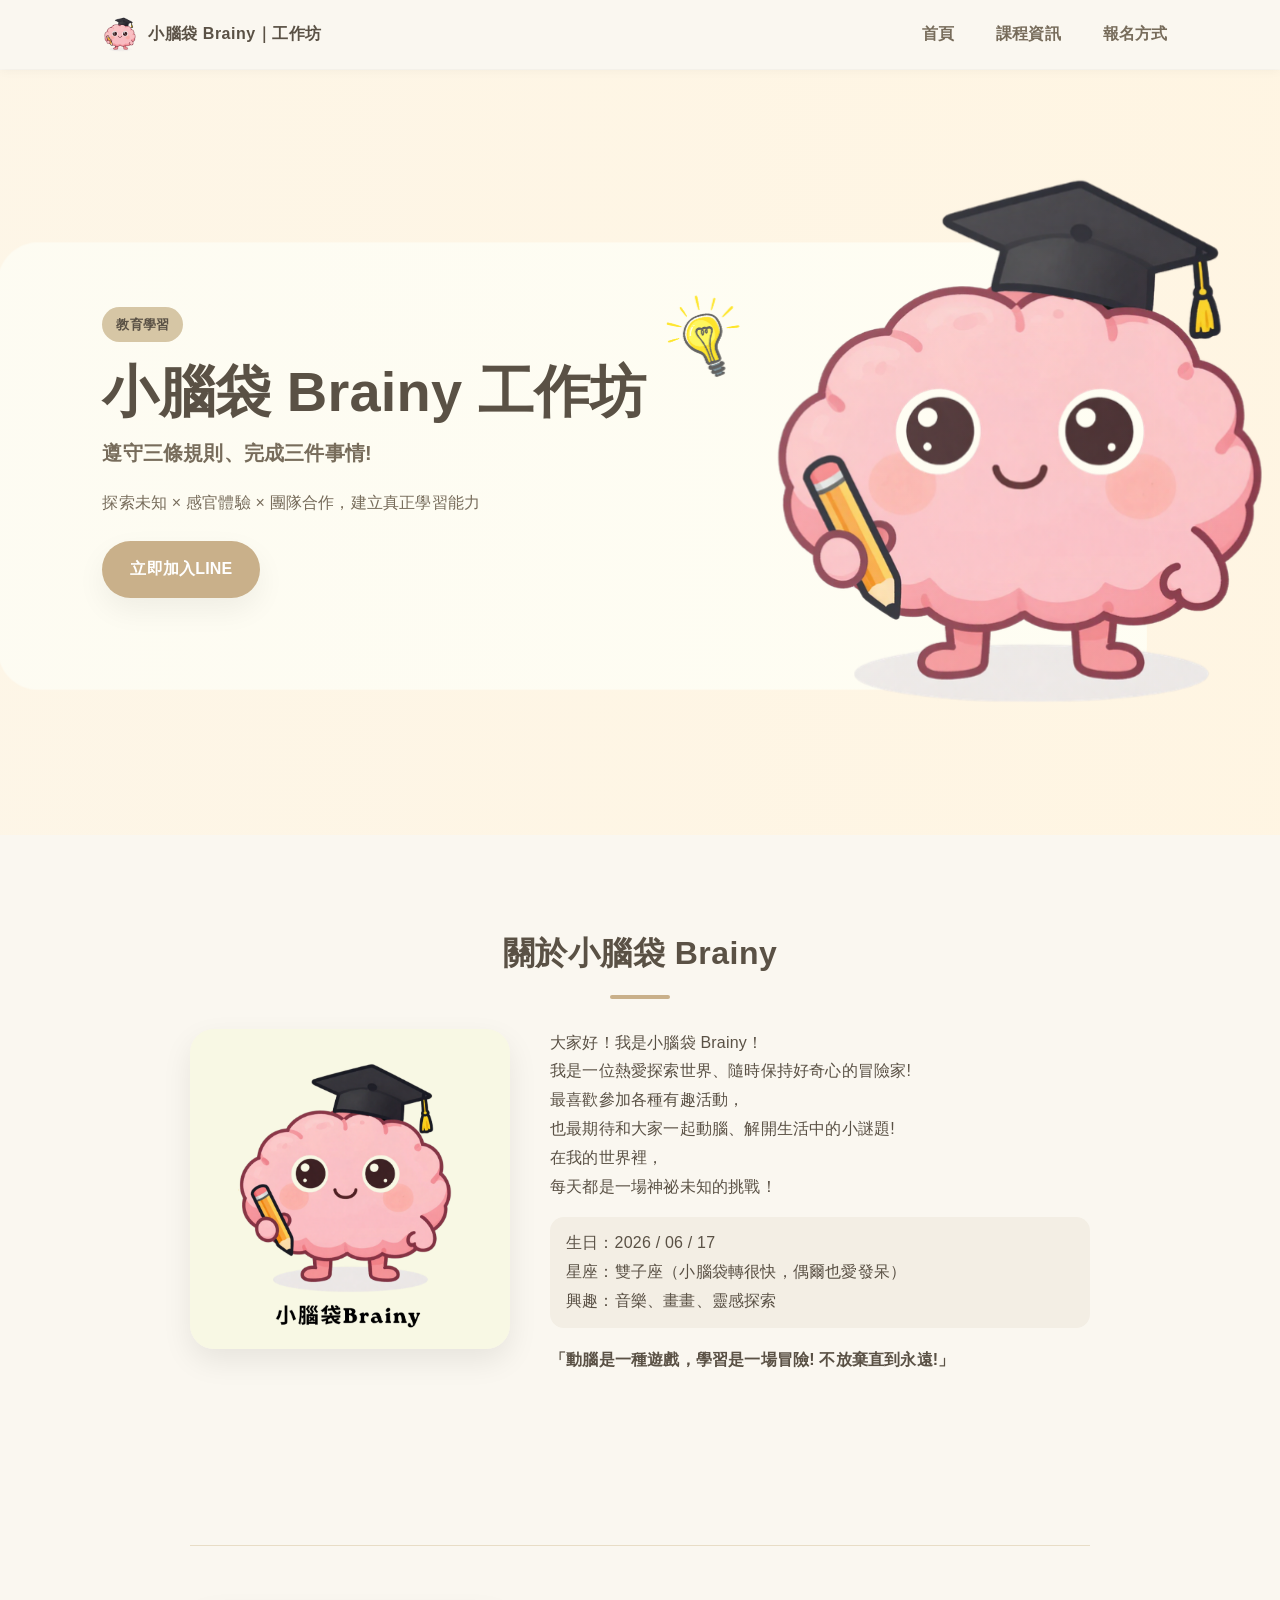
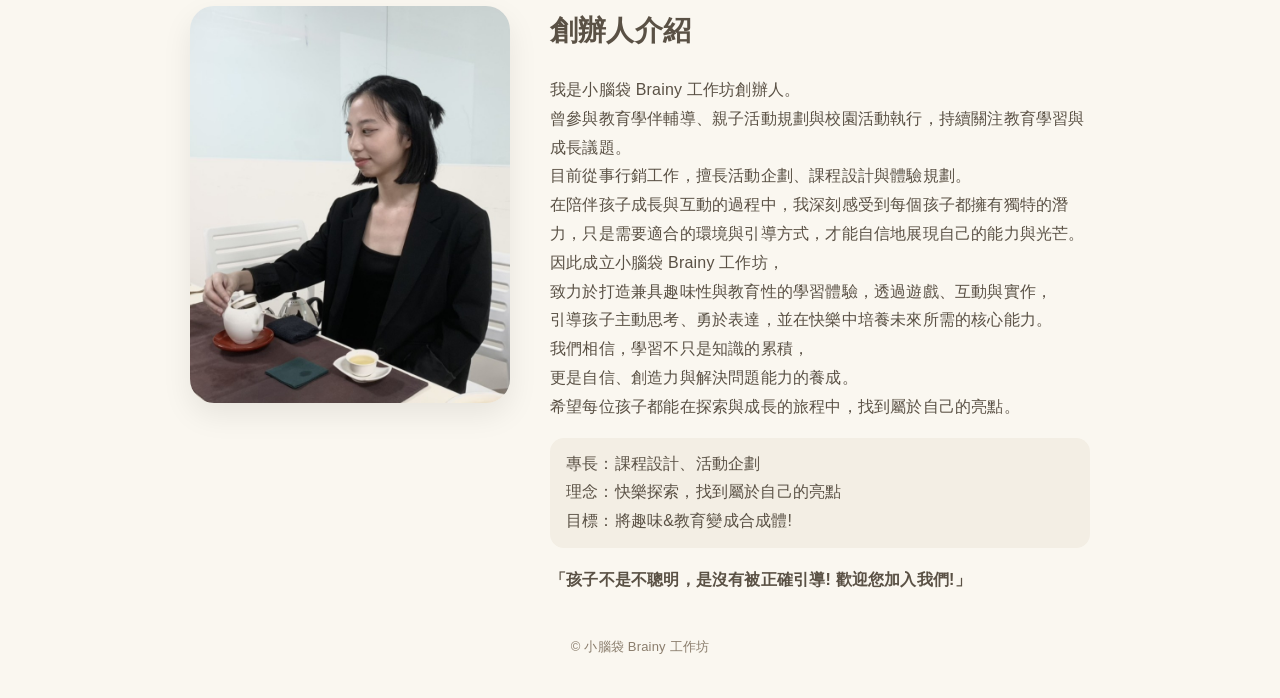
<file: index.html>
<!DOCTYPE html>
<html lang="zh-Hant">
<head>
<meta charset="UTF-8"/>
<meta name="viewport" content="width=device-width, initial-scale=1.0"/>
<title>小腦袋 Brainy｜工作坊</title>

<link rel="stylesheet" href="style.css">
<link rel="stylesheet" href="desktop.css">
<link rel="stylesheet" href="mobile.css">


</head>

<body>

<nav class="navbar">
  <div class="logo">
    <img src="logo1.png" alt="小腦袋 Logo">
    <span>小腦袋 Brainy｜工作坊</span>
  </div>



<div class="menu" id="menu">
    <a href="index.html">首頁</a>
    <a href="course.html">課程資訊</a>
    <a href="register.html">報名方式</a>
  </div>
</nav>

<header class="hero">
  <div class="hero-box">
    <span class="hero-tag">教育學習</span>
    <h1>小腦袋 Brainy 工作坊</h1>
    <h2>遵守三條規則、完成三件事情!</h2>
    <p>探索未知 × 感官體驗 × 團隊合作，建立真正學習能力</p>
    <a class="btn" href="https://lin.ee/Qtwddv6">立即加入LINE</a>
  </div>
</header>

<section class="section profile">

  <h2>關於小腦袋 Brainy</h2>

  <div class="profile-card">

    <!-- 左側圖片 -->
    <div class="profile-img">
      <img src="主角.png" alt="小腦袋 Brainy">
    </div>

    <!-- 右側內容 -->
    <div class="profile-info">

      <p>大家好！我是小腦袋 Brainy！</p>
      <p>我是一位熱愛探索世界、隨時保持好奇心的冒險家!</p>
      <p>最喜歡參加各種有趣活動，</p>
      <p>也最期待和大家一起動腦、解開生活中的小謎題!</p>
      <p>  </p>
      <p>在我的世界裡，</p>
      <p>每天都是一場神祕未知的挑戰！</p>

      <div class="profile-meta">
        <p>生日：2026 / 06 / 17</p>
        <p>星座：雙子座（小腦袋轉很快，偶爾也愛發呆）</p>
        <p>興趣：音樂、畫畫、靈感探索</p>
      </div>

      <p class="quote">「動腦是一種遊戲，學習是一場冒險! 不放棄直到永遠!」</p>

    </div>

  </div>

</section>
<!-- 創辦人介紹 -->
<div class="profile-card founder-card">

  <!-- 左側圖片 -->
  <div class="profile-img">
    <img src="founder.jpg" alt="創辦人">
  </div>

  <!-- 右側內容 -->
  <div class="profile-info">

    <h3>創辦人介紹</h3>

    <p>我是小腦袋 Brainy 工作坊創辦人。</p>
    <p>曾參與教育學伴輔導、親子活動規劃與校園活動執行，持續關注教育學習與成長議題。</p>
    <p>目前從事行銷工作，擅長活動企劃、課程設計與體驗規劃。</p>
    <p>在陪伴孩子成長與互動的過程中，我深刻感受到每個孩子都擁有獨特的潛力，只是需要適合的環境與引導方式，才能自信地展現自己的能力與光芒。</p>
    <p>因此成立小腦袋 Brainy 工作坊，</p>
    <p>致力於打造兼具趣味性與教育性的學習體驗，透過遊戲、互動與實作，</p>
      <p>引導孩子主動思考、勇於表達，並在快樂中培養未來所需的核心能力。</p>

<p>我們相信，學習不只是知識的累積，</p>
<p>更是自信、創造力與解決問題能力的養成。</p>
<p>希望每位孩子都能在探索與成長的旅程中，找到屬於自己的亮點。</p>

    <div class="profile-meta">
      <p>專長：課程設計、活動企劃</p>
      <p>理念：快樂探索，找到屬於自己的亮點</p>
      <p>目標：將趣味&教育變成合成體!</p>
    </div>

    <p class="quote">
      「孩子不是不聰明，是沒有被正確引導! 歡迎您加入我們!」
    </p>

  </div>

</div>

<footer>© 小腦袋 Brainy 工作坊</footer>
<script>
const toggle=document.getElementById("menuToggle");
const menu=document.getElementById("menu");

toggle.addEventListener("click",()=>{

menu.classList.toggle("show");

});
</script>
</body>
</html>
</file>
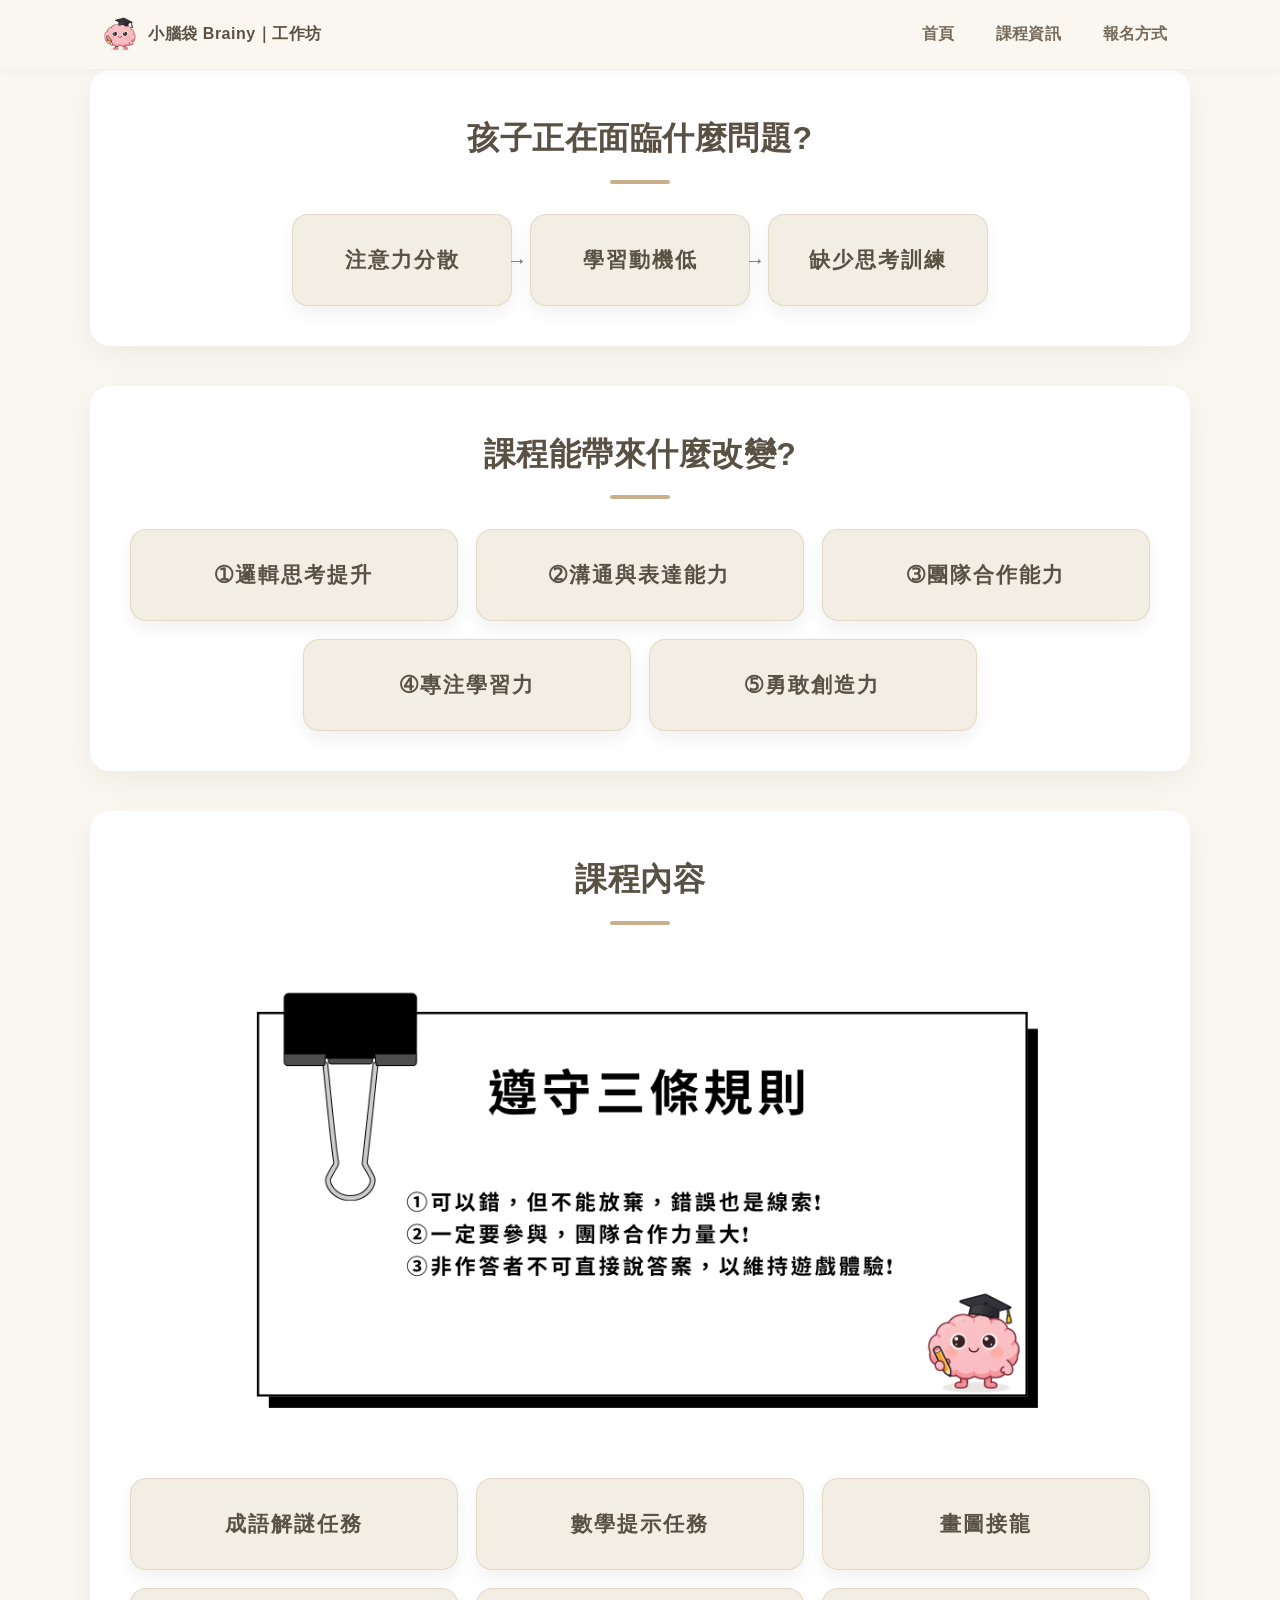
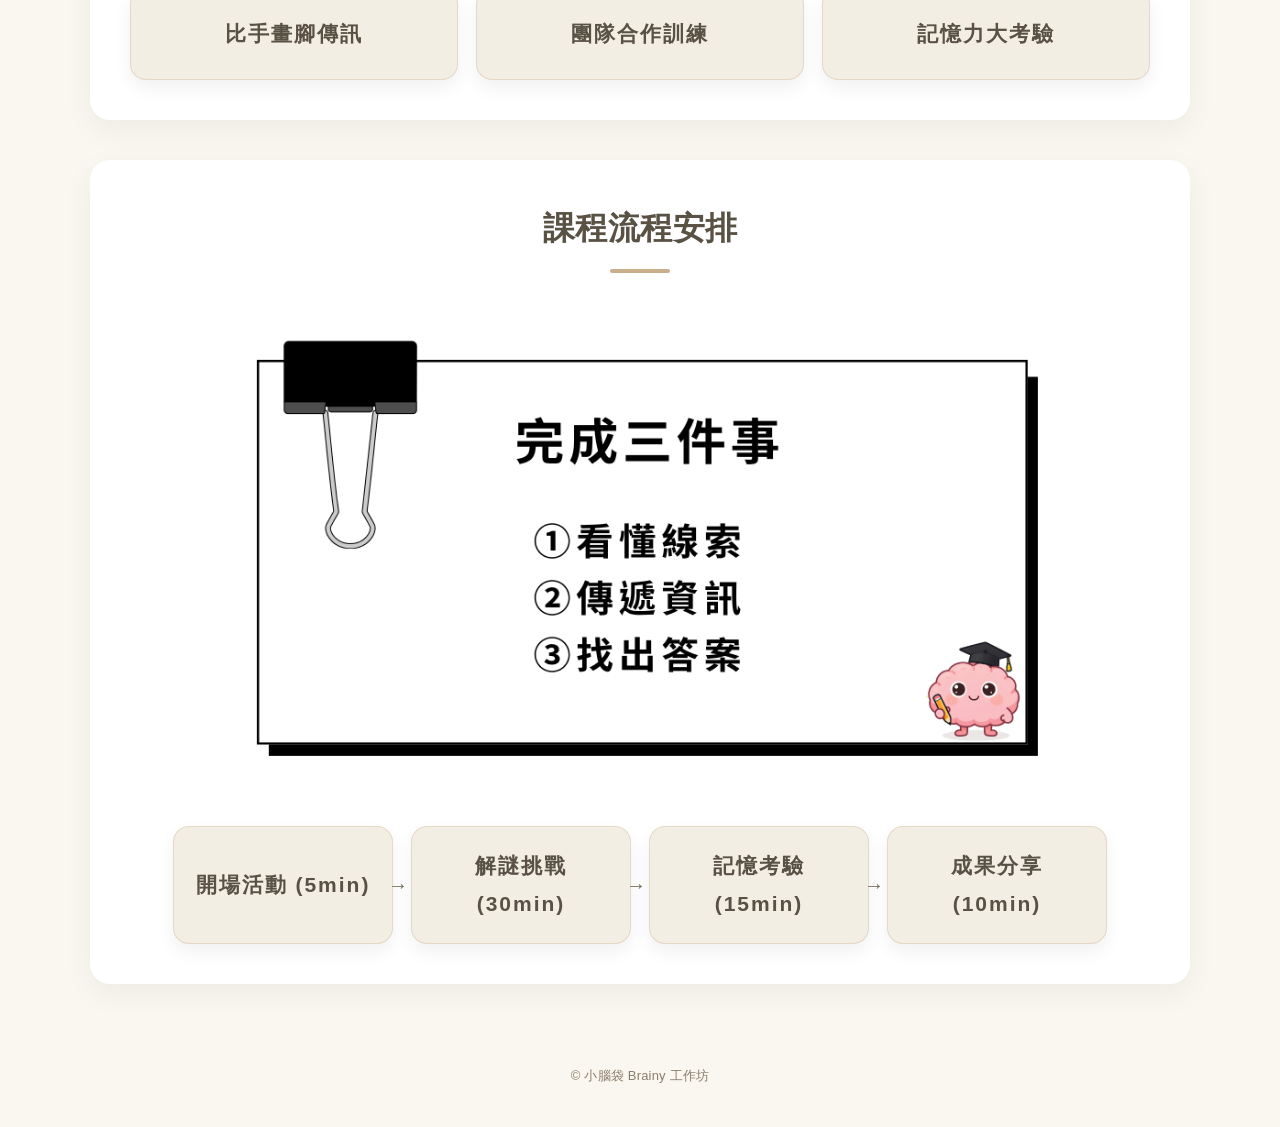
<file: course.html>
<!DOCTYPE html>
<html lang="zh-Hant">
<head>
<meta charset="UTF-8"/>
<meta name="viewport" content="width=device-width, initial-scale=1.0"/>
<title>小腦袋 Brainy｜工作坊</title>

<link rel="stylesheet" href="style.css">
<link rel="stylesheet" href="desktop.css">
<link rel="stylesheet" href="mobile.css">


</head>

<body>

<nav class="navbar">
  <div class="logo">
    <img src="logo1.png" alt="小腦袋 Logo">
    <span>小腦袋 Brainy｜工作坊</span>
  </div>



<div class="menu" id="menu">
    <a href="index.html">首頁</a>
    <a href="course.html">課程資訊</a>
    <a href="register.html">報名方式</a>
  </div>
</nav>

<style>
.hero{
  position: relative;
  height: 85vh;
  display: flex;
  align-items: center;
  justify-content: flex-start;
  padding: 0 8%;
  background: url("BBB.png") center/cover no-repeat;
  overflow: hidden;
}

.hero::before{
  content:"";
  position:absolute;
  inset:0;
  background:linear-gradient(
    90deg,
    rgba(250,247,240,.35),
    rgba(250,247,240,.05)
  );
  z-index:1;
}

.hero-box{
  position:relative;
  max-width:560px;
  z-index:2;
}
</style>
</head>

<body>



<section class="section section-block">
  <h2>孩子正在面臨什麼問題?</h2>
  <div class="flow">
    <div class="card">注意力分散</div>
    <div class="card">學習動機低</div>
    <div class="card">缺少思考訓練</div>
  </div>
</section>

<section class="section section-block">
  <h2>課程能帶來什麼改變?</h2>
  <div class="grid">
    <div class="card">➀邏輯思考提升</div>
    <div class="card">➁溝通與表達能力</div>
    <div class="card">➂團隊合作能力</div>
    <div class="card">➃專注學習力</div>
    <div class="card">➄勇敢創造力</div>

  </div>
</section>

<section class="section section-block">

  <h2>課程內容</h2>

  <div class="content-with-img">

   
<img src="課程3.png" class="section-img">
    <div class="grid">
      <div class="card">成語解謎任務</div>
      <div class="card">數學提示任務</div>
      <div class="card">畫圖接龍</div>
      <div class="card">比手畫腳傳訊</div>
      <div class="card">團隊合作訓練</div>
      <div class="card">記憶力大考驗</div>
    </div>
 
  </div>

</section>

<section class="section section-block">

  <h2>課程流程安排</h2>

  <div class="content-with-img">
<img src="課程2.png" class="section-img">
    
  <div class="flow">
    <div class="card"> 開場活動 (5min)</div>
    <div class="card"> 解謎挑戰(30min)</div>
    <div class="card"> 記憶考驗(15min)</div>
      <div class="card"> 成果分享(10min)</div>
 
  </div>

</section>
<footer>© 小腦袋 Brainy 工作坊</footer>
<script>
const toggle=document.getElementById("menuToggle");
const menu=document.getElementById("menu");

toggle.addEventListener("click",()=>{

menu.classList.toggle("show");

});
</script>
</body>
</html>
</file>
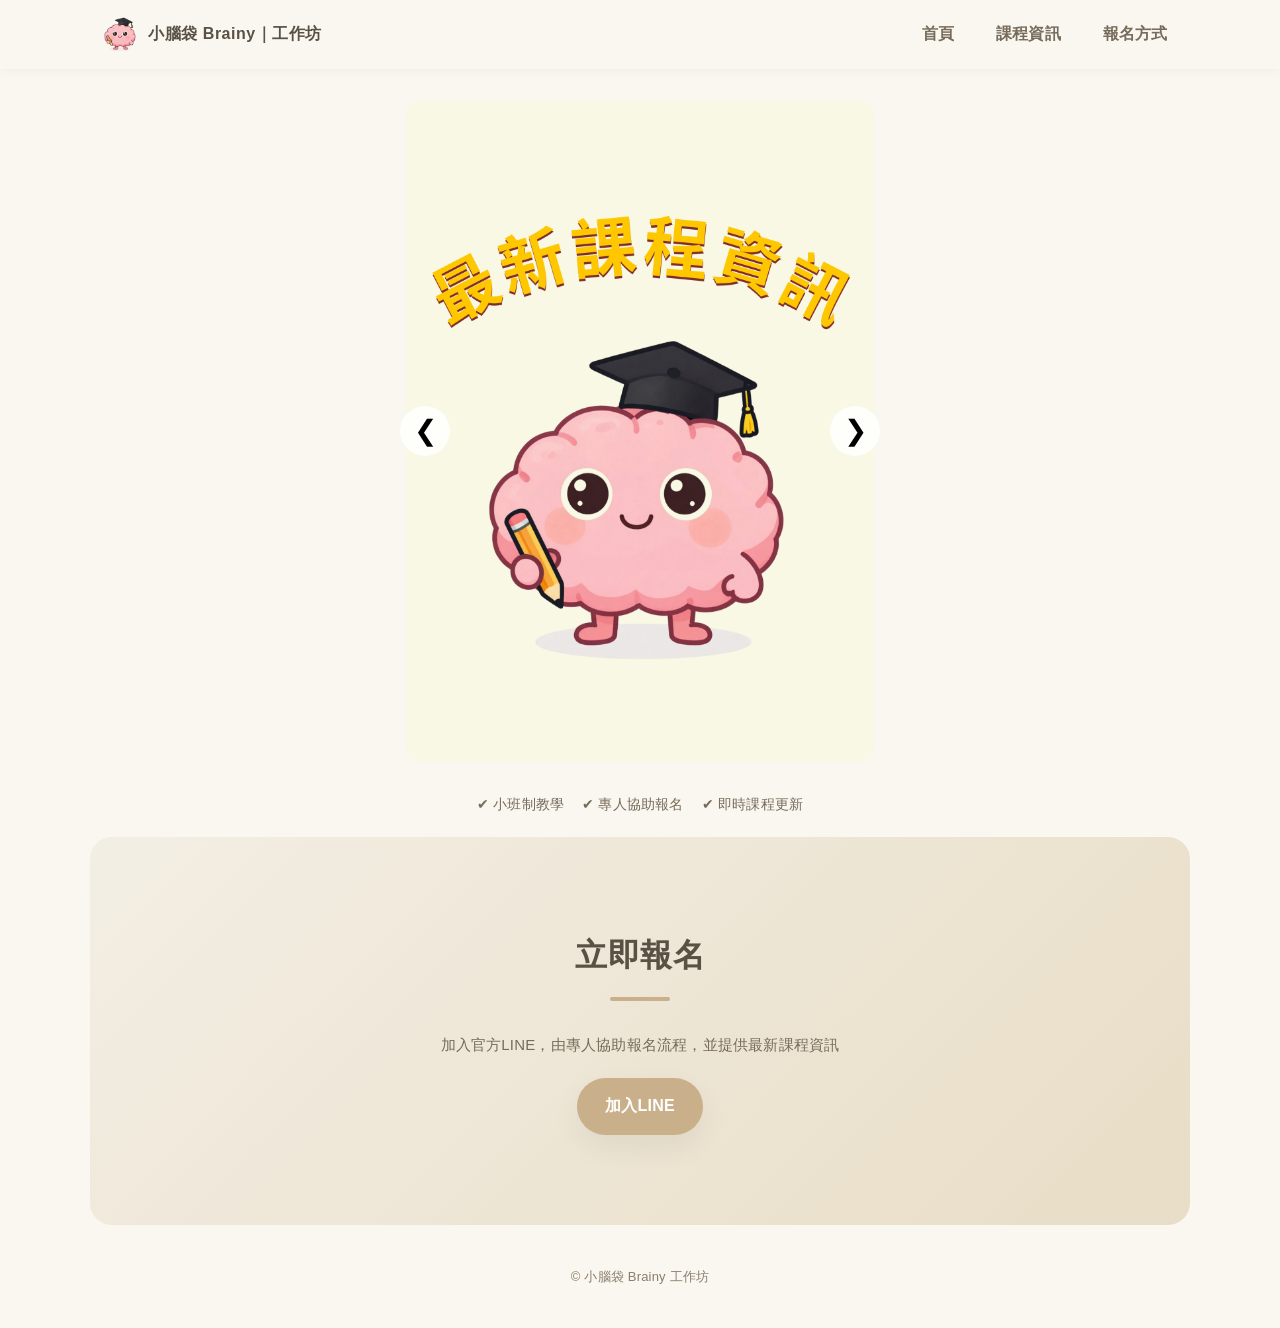
<file: register.html>
<!DOCTYPE html>
<html lang="zh-Hant">
<head>
<meta charset="UTF-8"/>
<meta name="viewport" content="width=device-width, initial-scale=1.0"/>
<title>小腦袋 Brainy｜工作坊</title>

<link rel="stylesheet" href="style.css">
<link rel="stylesheet" href="desktop.css">
<link rel="stylesheet" href="mobile.css">


</head>

<body>

<nav class="navbar">
  <div class="logo">
    <img src="logo1.png" alt="小腦袋 Logo">
    <span>小腦袋 Brainy｜工作坊</span>
  </div>



<div class="menu" id="menu">
    <a href="index.html">首頁</a>
    <a href="course.html">課程資訊</a>
    <a href="register.html">報名方式</a>
  </div>
</nav>

<style>
.hero{
  position: relative;
  height: 85vh;
  display: flex;
  align-items: center;
  justify-content: flex-start;
  padding: 0 8%;
  background: url("BBB.png") center/cover no-repeat;
  overflow: hidden;
}

.hero::before{
  content:"";
  position:absolute;
  inset:0;
  background:linear-gradient(
    90deg,
    rgba(250,247,240,.35),
    rgba(250,247,240,.05)
  );
  z-index:1;
}

.hero-box{
  position:relative;
  max-width:560px;
  z-index:2;
}
</style>
</head>

<body>




<div class="slider">

  <button class="arrow left" onclick="move(-1)">❮</button>

  <div class="slider-track" id="track">

    <div class="slide">
      <img src="圖片3.png" class="hero-img">
    </div>

    <div class="slide">
      <img src="圖片.png" class="hero-img">
    </div>

    <div class="slide">
      <img src="圖片2.png" class="hero-img">
    </div>

  </div>

  <button class="arrow right" onclick="move(1)">❯</button>

</div>

<!-- TRUST -->
<div class="trust-row">
  <div>✔ 小班制教學</div>
  <div>✔ 專人協助報名</div>
  <div>✔ 即時課程更新</div>
</div>

<!-- CTA -->
<section class="section cta">
  <h2>立即報名</h2>

  <p class="sub-text">
    加入官方LINE，由專人協助報名流程，並提供最新課程資訊
  </p>

  <a class="btn" href="https://lin.ee/Qtwddv6">加入LINE</a>
</section>

<script>
let index = 0;
const track = document.getElementById("track");
const total = document.querySelectorAll(".slide").length;

function move(dir){
  index += dir;

  if(index < 0) index = total - 1;
  if(index >= total) index = 0;

  track.style.transform =
    `translateX(-${index * 100}%)`;
}

setInterval(() => move(1), 5000);

document.addEventListener("keydown", e => {
  if(e.key === "ArrowRight") move(1);
  if(e.key === "ArrowLeft") move(-1);
});
</script>
<footer>© 小腦袋 Brainy 工作坊</footer>
<script>
const toggle=document.getElementById("menuToggle");
const menu=document.getElementById("menu");

toggle.addEventListener("click",()=>{

menu.classList.toggle("show");

});
</script>
</body>
</html>
</file>
<file: style.css>
:root{
  --bg:#FAF7F0;
  --soft:#F3EEE4;
  --text:#5A5145;
  --muted:#776C5B;

  --primary:#C9B08A;
  --primary-dark:#B99C71;
  --accent:#D6C6A5;

  --radius:18px;
  --shadow:0 12px 30px rgba(0,0,0,.06);
}

/* RESET */
*{
  margin:0;
  padding:0;
  box-sizing:border-box;
}

body{
  font-family:"Noto Sans TC", sans-serif;
  background:var(--bg);
  color:var(--text);
  line-height:1.8;

  font-size:16px;
  font-weight:400;
  letter-spacing:0.2px;
  padding-top:70px; /* 避免 fixed navbar 遮住 */
}

/* =========================
   NAVBAR（MOS唯一標準）
========================= */
.navbar{
  position:fixed;
  top:0;
  width:100%;
  display:flex;
  justify-content:space-between;
  align-items:center;

  padding:14px 8%;
  background:rgba(250,247,240,.95);
  backdrop-filter:blur(10px);
  box-shadow:0 2px 10px rgba(0,0,0,.04);
  z-index:999;

  font-size:16px;
}

.navbar .logo{
  font-weight:800;
  font-size:16px;
  letter-spacing:0.5px;
  color:var(--text);
}

.menu{
  display:flex;
  gap:22px;
  align-items:center;
}

.menu a{
  text-decoration:none;
  color:var(--muted);
  font-size:16px;
  font-weight:600;
  padding:6px 10px;
  transition:.2s;
}

.menu a:hover{
  color:var(--primary-dark);
}

/* =========================
   SECTION（全頁共用）
========================= */
.section{
  max-width:1100px;
  margin:auto;
  padding:90px 20px;
}
.section-block{
  background:#FFF;
  border-radius:20px;
  padding:40px;
  box-shadow:0 10px 30px rgba(0,0,0,.05);
  margin-bottom:40px;
}
.section h2{
  text-align:center;
  font-size:36px;
  font-weight:800;
  margin-bottom:42px;
}
.section-img{
  width:100%;
  max-width:880px;   /* 控制最大尺寸 */
  height:auto;       /* 保持比例 */
  object-fit:contain;
  display:block;
  margin:auto;
}


/* =========================
   BUTTON（全站統一）
========================= */
.btn{
  display:inline-block;
  padding:14px 28px;
  background:var(--primary);
  color:#fff;
  border-radius:999px;
  text-decoration:none;
  font-size:16px;
  font-weight:700;
  box-shadow:var(--shadow);
  transition:.25s;
}

.btn:hover{
  background:var(--primary-dark);
  transform:translateY(-2px);
}

/
.section-block{
  background: linear-gradient(180deg,#ffffff,#FBF8F2);
  border: 1px solid rgba(0,0,0,.04);
}
.section h2{
  font-size: 32px;
  font-weight: 900;
  margin-bottom: 30px;
  letter-spacing: 0.5px;
  color: var(--text);
  position: relative;
}

.section h2::after{
  content:"";
  display:block;
  width: 60px;
  height: 4px;
  background: var(--primary);
  margin: 12px auto 0;
  border-radius: 99px;
}
/* TRUST */
.trust-row{
  display:flex;
  justify-content:center;
  gap:18px;
  flex-wrap:wrap;
  margin:10px 0 20px;
  font-size:14px;
  color:var(--muted);
}

/* FOOTER */
footer{
  text-align:center;
  padding:40px;
  font-size:13px;
  color:#8A7D6C;
}


.logo{
  font-size:1.2rem;
  font-weight:700;
}
.logo{
  display:flex;
  align-items:center;
  gap:10px;
  font-size:1.2rem;
  font-weight:700;
}

.logo img{
  width:36px;
  height:36px;
  object-fit:contain;
}
</file>
<file: desktop.css>
/* =====================================================
   DESKTOP.CSS
   首頁（INDEX）
===================================================== */

/* =========================
   HERO
========================= */

.hero{
  position: relative;
  min-height:720px;
height:85vh;
  display: flex;
  align-items: center;
  justify-content: flex-start;
  padding: 0 8%;
  background: url("BBB.png") center/cover no-repeat;
  overflow: hidden;
}

.hero::before{
  content:"";
  position:absolute;
  inset:0;
  background:linear-gradient(
    90deg,
    rgba(250,247,240,.35),
    rgba(250,247,240,.05)
  );
  z-index:1;
}

.hero-box{
  position:relative;
  max-width:560px;
  z-index:2;
}

.hero h1{
  font-size:56px;
  line-height:1.15;
  font-weight:900;
}

.hero h2{
  font-size:20px;
  color:var(--muted);
  margin:10px 0 18px;
  font-weight:600;
}

.hero p{
  color:var(--muted);
  margin-bottom:24px;
}

.hero-tag{
  display:inline-block;
  padding:6px 14px;
  background:var(--accent);
  border-radius:999px;
  font-size:13px;
  font-weight:600;
  margin-bottom:18px;
}

/* =========================
   ABOUT
========================= */

.profile-card{

  display:flex;

  gap:40px;

  align-items:flex-start;

  justify-content:center;

  max-width:900px;

  margin:30px auto 0;

  flex-wrap:nowrap;
}

.profile-img{

  flex:0 0 320px;

  display:flex;

  justify-content:center;
}

.profile-img img{

  width:100%;

  max-width:320px;

  border-radius:24px;

  object-fit:cover;

  box-shadow:0 12px 30px rgba(0,0,0,.08);
}

.profile-info{

  flex:1;

  text-align:left;
}

.profile-info h3{

  font-size:28px;

  font-weight:800;

  margin-bottom:20px;
}

.profile-meta{

  margin-top:16px;

  padding:12px 16px;

  background:#F3EEE4;

  border-radius:14px;
}

.quote{

  margin-top:18px;

  font-weight:700;

  color:#5A5145;
}

/* =========================
   FOUNDER
========================= */

.founder-card{

  margin-top:80px;

  padding-top:60px;

  border-top:1px solid #E8DDC6;
}

/* =====================================================
   COURSE PAGE
===================================================== */

/* 課程卡片 */
.grid{
  display:flex;
  flex-wrap:wrap;
  justify-content:center;
  gap:18px;
}

.grid .card{
  width:calc(33.333% - 12px);
}

/* 流程卡片 */
.flow{
  display:flex;
  flex-wrap:wrap;
  justify-content:center;
  gap:18px;
}

.flow .card{
  width:220px;
  position:relative;
}

.flow .card::after{
  content:"→";
  position:absolute;
  right:-18px;
  top:50%;
  transform:translateY(-50%);
  color:var(--muted);
  font-size:20px;
}

.flow .card:last-child::after{
  display:none;
}

/* 共用卡片 */

.card{

  background:#F3EEE4;

  border-radius:16px;

  padding:20px;

  border:1px solid rgba(201,176,138,.35);

  box-shadow:0 8px 18px rgba(0,0,0,.06);

  display:flex;

  justify-content:center;

  align-items:center;

  min-height:92px;

  text-align:center;

  font-size:21px;

  font-weight:800;

  letter-spacing:2px;

  cursor:pointer;

  transition:.25s;
}

.card:hover{

  transform:translateY(-6px);

  box-shadow:0 18px 40px rgba(0,0,0,.12);

  border-color:var(--primary-dark);
}

/* 課程圖片 */

.content-with-img{

  display:flex;

  flex-direction:column;

  align-items:center;

  gap:28px;
}
/* =====================================================
   REGISTER PAGE
===================================================== */

.cta{

  text-align:center;

  background:linear-gradient(135deg,#F3EEE4,#E8DDC6);

  border-radius:22px;
}

.sub-text{

  max-width:520px;

  margin:10px auto 20px;

  font-size:15px;

  color:var(--muted);
}

.slider{

  position:relative;

  overflow:hidden;

  max-width:520px;

  margin:30px auto;

  border-radius:16px;
}

.slider-track{

  display:flex;

  transition:transform .4s ease;
}

.slide{

  min-width:100%;

  display:flex;

  justify-content:center;
}

.hero-img{

  width:90%;

  max-width:500px;

  border-radius:16px;

  transition:.3s;
}

.hero-img:hover{

  transform:translateY(-8px) scale(1.03);

  box-shadow:0 20px 40px rgba(0,0,0,.18);
}

.arrow{

  position:absolute;

  top:50%;

  transform:translateY(-50%);

  width:50px;

  height:50px;

  border:none;

  border-radius:50%;

  background:rgba(255,255,255,.85);

  font-size:28px;

  cursor:pointer;

  z-index:10;
}

.left{

  left:20px;
}

.right{

  right:20px;
}
.trust-row{
    display:flex;
    justify-content:center;
    gap:18px;
    flex-wrap:wrap;
    margin:10px 0 20px;
    font-size:14px;
    color:var(--muted);
}
.section-img{
    width:100%;
    max-width:880px;
    height:auto;
    object-fit:contain;
    display:block;
    margin:auto;
}
.menu-toggle{

display:none;

}
</file>
<file: mobile.css>
/* =====================================================
   MOBILE (≤768px)
   CLEAN VERSION
===================================================== */

@media (max-width:768px){

/* =========================
   BASE
========================= */

body{
    padding-top:72px;
}

/* =========================
   NAVBAR
========================= */

.navbar{
    flex-direction:row;
    justify-content:space-between;
    align-items:center;
    padding:10px 14px;
}

.logo{
    width:auto;
    display:flex;
    align-items:center;
    gap:8px;
}

.logo img{
    width:28px;
    height:28px;
}

.logo span{
    font-size:15px;
}

.menu{
    width:auto;
    display:flex;
    justify-content:flex-end;
    flex-wrap:wrap;
    gap:8px;
}

.menu a{
    font-size:13px;
    padding:4px 6px;
}

/* =========================
   HERO
========================= */

.hero{
    min-height:65vh;
    height:auto;
    background-image:url("BBB-mobile.png");
    background-size:cover;
    background-position:center 10%;
    background-repeat:no-repeat;
     width:100%;
    max-width:100%;
    overflow:hidden;
     
}

.hero-box{
    max-width:100%;
    padding:0 16px;
}

.hero-tag{
    font-size:12px;
}

.hero h1{
    font-size:32px;
    line-height:1.2;
}

.hero h2{
    font-size:16px;
}

.hero p{
    font-size:14px;
    line-height:1.6;
}

/* =========================
   SECTION
========================= */

.section{
    padding:60px 20px;
}

.section-block{
    padding:24px;
}

.section h2{
    font-size:28px;
}

/* =========================
   PROFILE
========================= */

.profile-card{
    flex-direction:column;
    align-items:center;
    gap:30px;
}

.profile-img{
    width:100%;
}

.profile-img img{
    max-width:260px;
}

.profile-info{
    width:100%;
    text-align:center;
}

.profile-meta{
    text-align:left;
}

/* =========================
   GRID
========================= */

.grid{
    grid-template-columns:1fr;
    gap:16px;
}

.grid .card{
    width:100%;
}

.card{
    min-height:78px;
    font-size:18px;
    padding:18px;
}

/* =========================
   FLOW
========================= */

.flow{
    flex-direction:column;
    align-items:center;
    gap:16px;
}

.flow .card{
    width:100%;
}

.flow .card::after{
    display:none;
}

/* =========================
   SLIDER
========================= */

.slider{
    max-width:100%;
    margin:20px auto;
}

.hero-img{
    width:100%;
}

.arrow{
    width:40px;
    height:40px;
    font-size:22px;
}

.left{ left:8px; }
.right{ right:8px; }

/* =========================
   CTA
========================= */

.cta{
    padding:35px 20px;
}

.sub-text{
    font-size:14px;
    line-height:1.7;
}

.btn{
    padding:12px 20px;
    font-size:14px;
}

/* =========================
   TRUST
========================= */

.trust-row{
    flex-direction:column;
    gap:10px;
    text-align:center;
}

/* =========================
   FOOTER
========================= */

footer{
    padding:28px 18px;
    font-size:12px;
}

}
</file>
